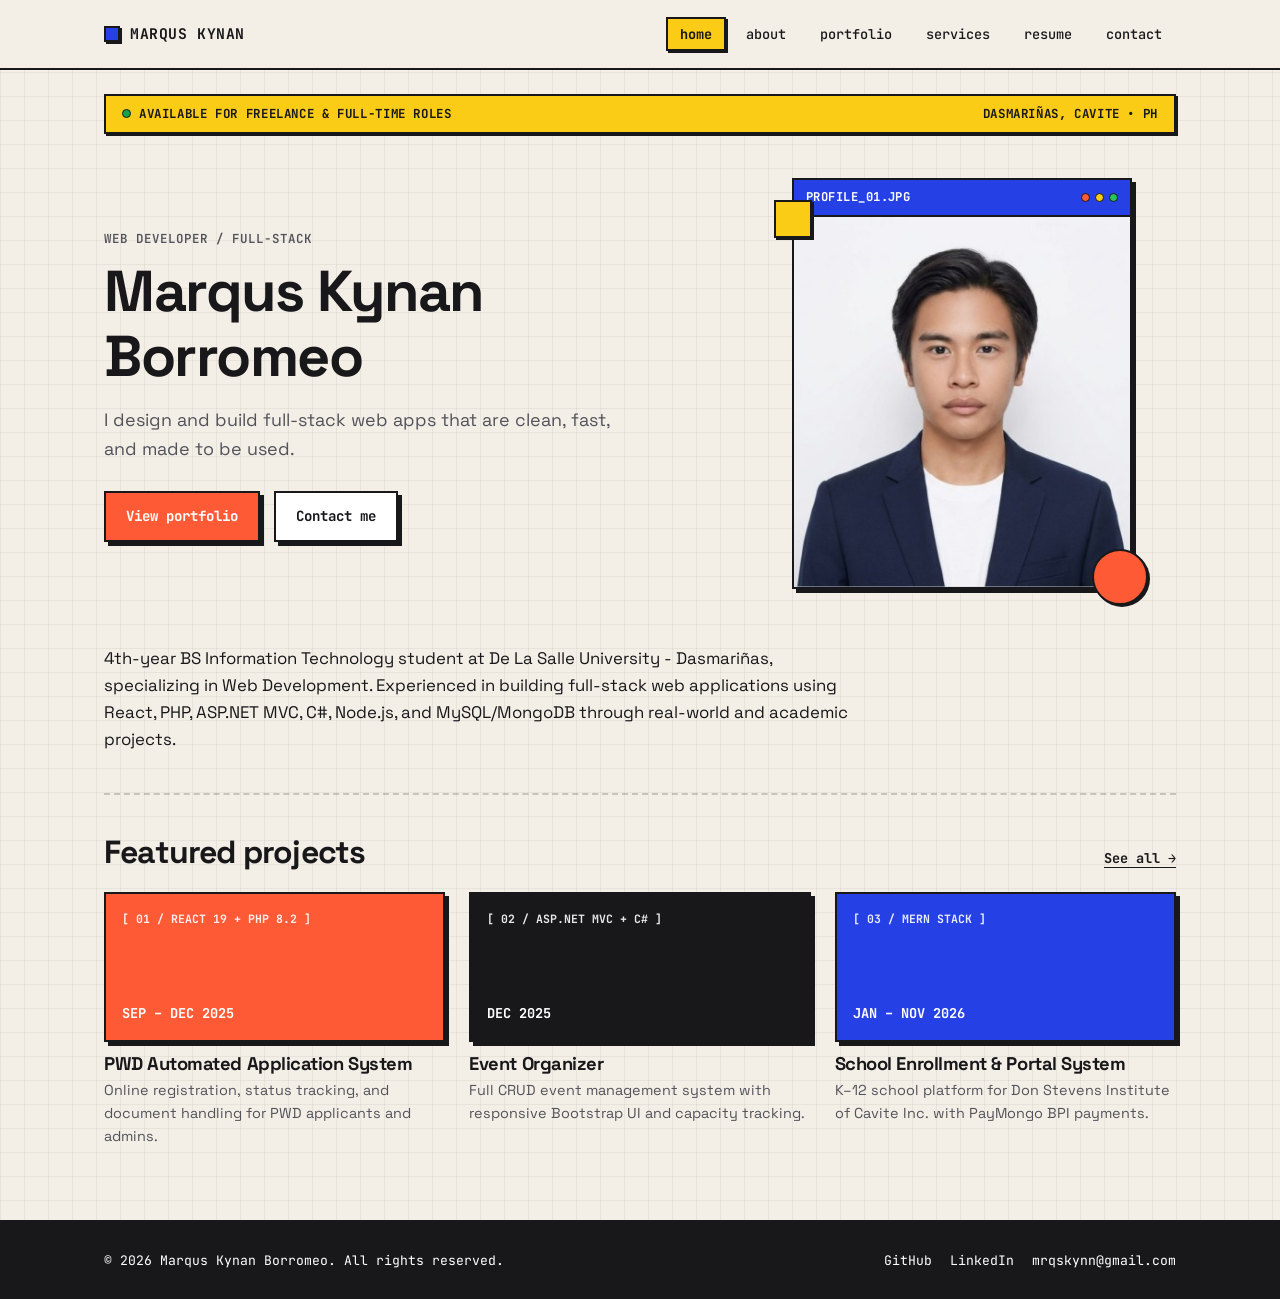
<file: index.html>
<!DOCTYPE html>
<html lang="en">
<head>
  <meta charset="UTF-8" />
  <meta name="viewport" content="width=device-width, initial-scale=1.0" />
  <title>Marqus Kynan Borromeo — Full-Stack Web Developer</title>
  <meta name="description" content="Portfolio of Marqus Kynan Borromeo, Full-Stack Web Developer and BSIT student at De La Salle University - Dasmariñas." />
  <link rel="preconnect" href="https://fonts.googleapis.com" />
  <link rel="preconnect" href="https://fonts.gstatic.com" crossorigin />
  <link href="https://fonts.googleapis.com/css2?family=JetBrains+Mono:wght@400;500;600;700&family=Space+Grotesk:wght@400;500;600;700&display=swap" rel="stylesheet" />
  <link rel="stylesheet" href="css/style.css" />
</head>
<body>
  <header class="navbar">
    <div class="container navbar-inner">
      <a href="index.html" class="brand">
        <span class="brand-mark" aria-hidden="true"></span>
        <span>MARQUS KYNAN</span>
      </a>
      <button class="nav-toggle" aria-expanded="false" aria-label="Toggle navigation">MENU</button>
      <ul class="nav-links">
        <li><a href="index.html" class="active">home</a></li>
        <li><a href="about.html">about</a></li>
        <li><a href="portfolio.html">portfolio</a></li>
        <li><a href="services.html">services</a></li>
        <li><a href="resume.html">resume</a></li>
        <li><a href="contact.html">contact</a></li>
      </ul>
    </div>
  </header>

  <main>
    <div class="container">
      <div class="status-bar">
        <span><span class="status-dot" aria-hidden="true"></span>AVAILABLE FOR FREELANCE &amp; FULL-TIME ROLES</span>
        <span>DASMARIÑAS, CAVITE • PH</span>
      </div>

      <section class="hero">
        <div>
          <span class="eyebrow">WEB DEVELOPER / FULL-STACK</span>
          <h1>Marqus Kynan<br />Borromeo</h1>
          <p class="hero-subtitle">
            I design and build full-stack web apps that are clean, fast, and made to be used.
          </p>
          <div class="hero-actions">
            <a href="portfolio.html" class="btn btn-accent">View portfolio</a>
            <a href="contact.html" class="btn btn-white">Contact me</a>
          </div>
        </div>

        <div class="portrait-wrapper">
          <div class="badge-square" aria-hidden="true"></div>
          <div class="window-card portrait-frame">
            <div class="window-titlebar blue">
              <span>profile_01.jpg</span>
              <div class="window-dots" aria-hidden="true">
                <span></span><span></span><span></span>
              </div>
            </div>
            <img src="assets/profile_1.jpg" alt="Portrait of Marqus Kynan Borromeo" />
          </div>
          <div class="badge-circle" aria-hidden="true"></div>
        </div>
      </section>

      <section class="bio-strip">
        <p>
          4th-year BS Information Technology student at De La Salle University - Dasmariñas, specializing in Web Development.
          Experienced in building full-stack web applications using React, PHP, ASP.NET MVC, C#, Node.js, and MySQL/MongoDB through real-world and academic projects.
        </p>
      </section>

      <section>
        <div class="section-head">
          <h2>Featured projects</h2>
          <a href="portfolio.html" class="section-link">See all &rarr;</a>
        </div>

        <div class="grid-3">
          <a href="portfolio.html" class="featured-card">
            <div class="featured-block coral">
              <span class="featured-block-tag">[ 01 / REACT 19 + PHP 8.2 ]</span>
              <span class="mono" style="font-size: 0.85rem; font-weight: 700;">SEP – DEC 2025</span>
            </div>
            <div class="featured-meta">
              <h3>PWD Automated Application System</h3>
              <p>Online registration, status tracking, and document handling for PWD applicants and admins.</p>
            </div>
          </a>

          <a href="portfolio.html" class="featured-card">
            <div class="featured-block dark">
              <span class="featured-block-tag">[ 02 / ASP.NET MVC + C# ]</span>
              <span class="mono" style="font-size: 0.85rem; font-weight: 700;">DEC 2025</span>
            </div>
            <div class="featured-meta">
              <h3>Event Organizer</h3>
              <p>Full CRUD event management system with responsive Bootstrap UI and capacity tracking.</p>
            </div>
          </a>

          <a href="portfolio.html" class="featured-card">
            <div class="featured-block blue">
              <span class="featured-block-tag">[ 03 / MERN STACK ]</span>
              <span class="mono" style="font-size: 0.85rem; font-weight: 700;">JAN – NOV 2026</span>
            </div>
            <div class="featured-meta">
              <h3>School Enrollment &amp; Portal System</h3>
              <p>K–12 school platform for Don Stevens Institute of Cavite Inc. with PayMongo BPI payments.</p>
            </div>
          </a>
        </div>
      </section>
    </div>
  </main>

  <footer class="footer">
    <div class="container footer-inner">
      <span>&copy; 2026 Marqus Kynan Borromeo. All rights reserved.</span>
      <div class="footer-links">
        <a href="https://github.com/mrqskynn" target="_blank" rel="noopener noreferrer">GitHub</a>
        <a href="https://www.linkedin.com/in/mrqskynn/" target="_blank" rel="noopener noreferrer">LinkedIn</a>
        <a href="mailto:mrqskynn@gmail.com">mrqskynn@gmail.com</a>
      </div>
    </div>
  </footer>

  <script src="js/data.js"></script>
  <script src="js/main.js"></script>
</body>
</html>
</file>
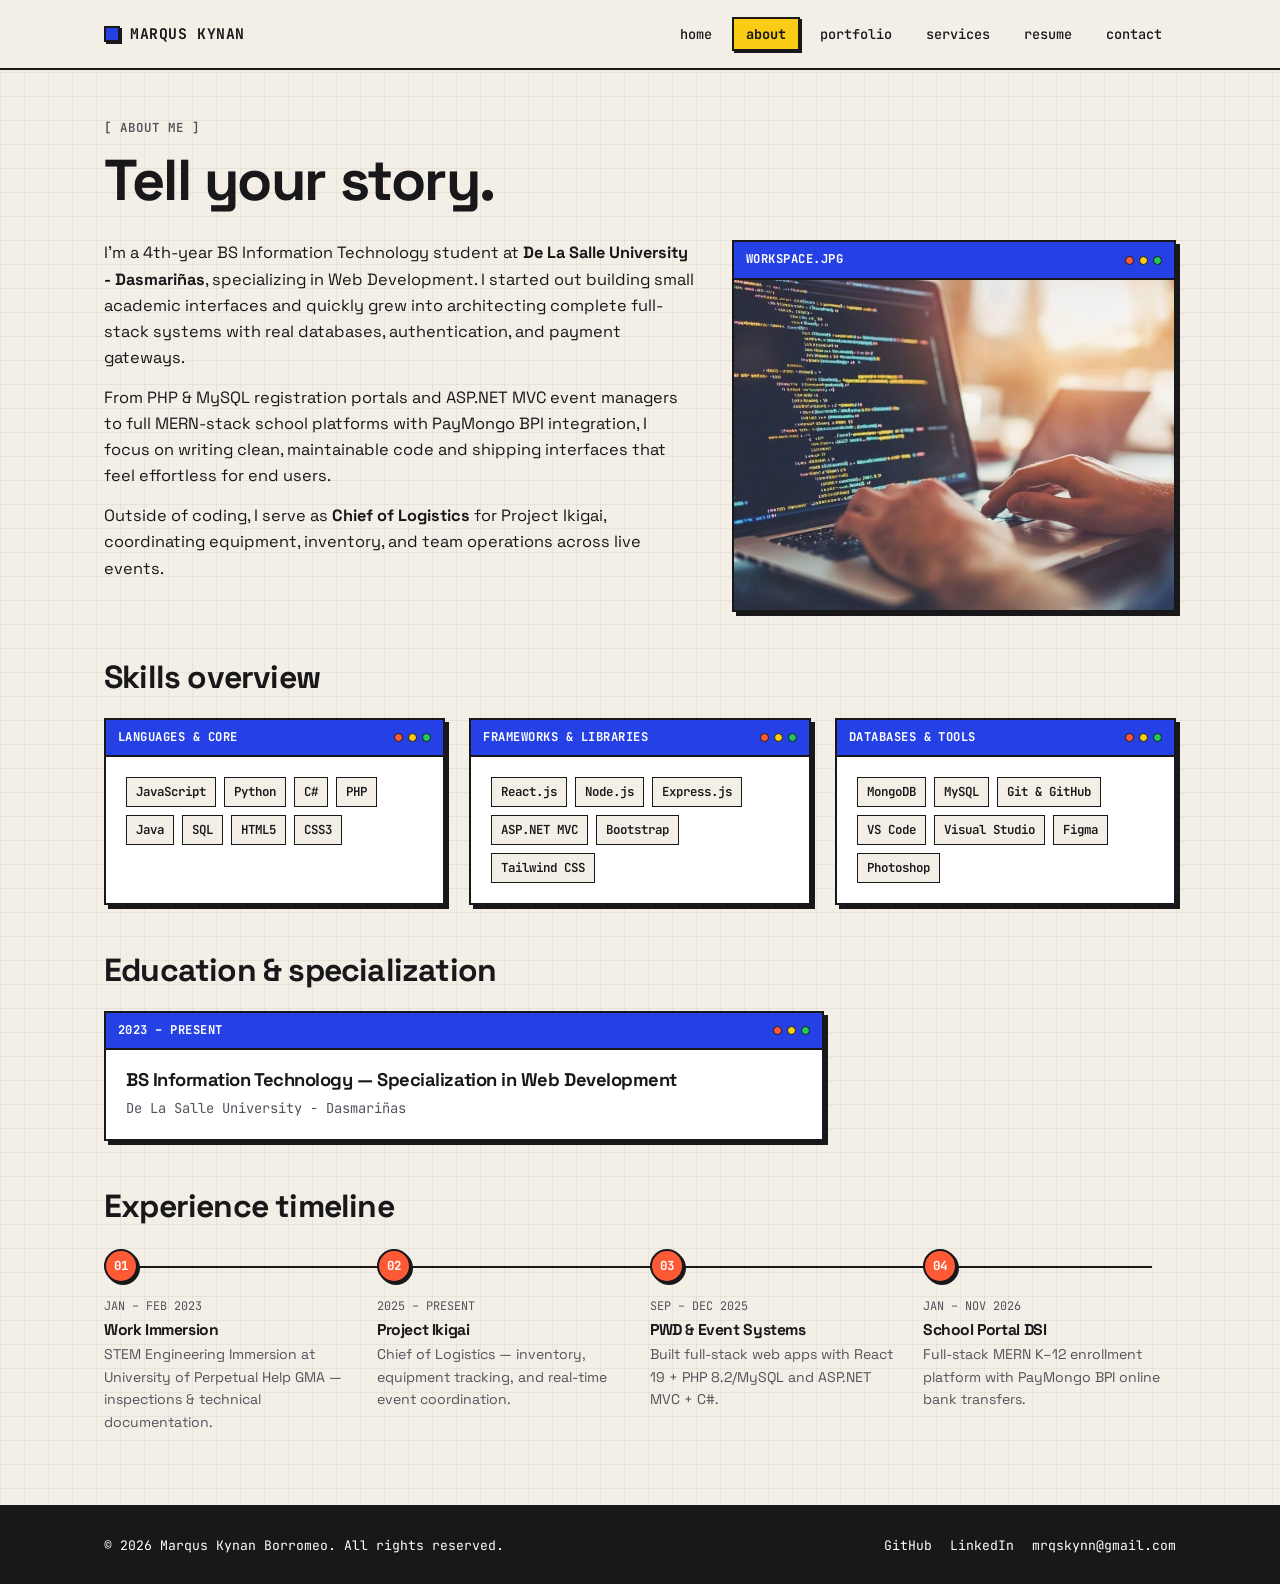
<file: about.html>
<!DOCTYPE html>
<html lang="en">
<head>
  <meta charset="UTF-8" />
  <meta name="viewport" content="width=device-width, initial-scale=1.0" />
  <title>About — Marqus Kynan Borromeo</title>
  <link rel="preconnect" href="https://fonts.googleapis.com" />
  <link rel="preconnect" href="https://fonts.gstatic.com" crossorigin />
  <link href="https://fonts.googleapis.com/css2?family=JetBrains+Mono:wght@400;500;600;700&family=Space+Grotesk:wght@400;500;600;700&display=swap" rel="stylesheet" />
  <link rel="stylesheet" href="css/style.css" />
</head>
<body>
  <header class="navbar">
    <div class="container navbar-inner">
      <a href="index.html" class="brand">
        <span class="brand-mark" aria-hidden="true"></span>
        <span>MARQUS KYNAN</span>
      </a>
      <button class="nav-toggle" aria-expanded="false" aria-label="Toggle navigation">MENU</button>
      <ul class="nav-links">
        <li><a href="index.html">home</a></li>
        <li><a href="about.html" class="active">about</a></li>
        <li><a href="portfolio.html">portfolio</a></li>
        <li><a href="services.html">services</a></li>
        <li><a href="resume.html">resume</a></li>
        <li><a href="contact.html">contact</a></li>
      </ul>
    </div>
  </header>

  <main>
    <div class="container">
      <div class="page-header">
        <span class="eyebrow">[ ABOUT ME ]</span>
        <h1>Tell your story.</h1>
      </div>

      <section class="about-hero">
        <div class="about-story">
          <p>
            I'm a 4th-year BS Information Technology student at <strong>De La Salle University - Dasmariñas</strong>, specializing in Web Development.
            I started out building small academic interfaces and quickly grew into architecting complete full-stack systems with real databases, authentication, and payment gateways.
          </p>
          <p>
            From PHP &amp; MySQL registration portals and ASP.NET MVC event managers to full MERN-stack school platforms with PayMongo BPI integration,
            I focus on writing clean, maintainable code and shipping interfaces that feel effortless for end users.
          </p>
          <p>
            Outside of coding, I serve as <strong>Chief of Logistics</strong> for Project Ikigai, coordinating equipment, inventory, and team operations across live events.
          </p>
        </div>

        <div class="window-card">
          <div class="window-titlebar blue">
            <span>workspace.jpg</span>
            <div class="window-dots" aria-hidden="true">
              <span></span><span></span><span></span>
            </div>
          </div>
          <img src="assets/about_workspace.jpg" alt="Developer coding on a laptop" style="width: 100%; aspect-ratio: 4/3; object-fit: cover; object-position: center;" />
        </div>
      </section>

      <section style="margin-bottom: 48px;">
        <div class="section-head">
          <h2>Skills overview</h2>
        </div>

        <div class="grid-3">
          <div class="window-card">
            <div class="window-titlebar blue">
              <span>Languages &amp; Core</span>
              <div class="window-dots" aria-hidden="true"><span></span><span></span><span></span></div>
            </div>
            <div class="window-body">
              <ul class="skill-list">
                <li class="skill-tag">JavaScript</li>
                <li class="skill-tag">Python</li>
                <li class="skill-tag">C#</li>
                <li class="skill-tag">PHP</li>
                <li class="skill-tag">Java</li>
                <li class="skill-tag">SQL</li>
                <li class="skill-tag">HTML5</li>
                <li class="skill-tag">CSS3</li>
              </ul>
            </div>
          </div>

          <div class="window-card">
            <div class="window-titlebar blue">
              <span>Frameworks &amp; Libraries</span>
              <div class="window-dots" aria-hidden="true"><span></span><span></span><span></span></div>
            </div>
            <div class="window-body">
              <ul class="skill-list">
                <li class="skill-tag">React.js</li>
                <li class="skill-tag">Node.js</li>
                <li class="skill-tag">Express.js</li>
                <li class="skill-tag">ASP.NET MVC</li>
                <li class="skill-tag">Bootstrap</li>
                <li class="skill-tag">Tailwind CSS</li>
              </ul>
            </div>
          </div>

          <div class="window-card">
            <div class="window-titlebar blue">
              <span>Databases &amp; Tools</span>
              <div class="window-dots" aria-hidden="true"><span></span><span></span><span></span></div>
            </div>
            <div class="window-body">
              <ul class="skill-list">
                <li class="skill-tag">MongoDB</li>
                <li class="skill-tag">MySQL</li>
                <li class="skill-tag">Git &amp; GitHub</li>
                <li class="skill-tag">VS Code</li>
                <li class="skill-tag">Visual Studio</li>
                <li class="skill-tag">Figma</li>
                <li class="skill-tag">Photoshop</li>
              </ul>
            </div>
          </div>
        </div>
      </section>

      <section style="margin-bottom: 48px;">
        <div class="section-head">
          <h2>Education &amp; specialization</h2>
        </div>

        <div class="window-card" style="max-width: 720px;">
          <div class="window-titlebar blue">
            <span>2023 – PRESENT</span>
            <div class="window-dots" aria-hidden="true"><span></span><span></span><span></span></div>
          </div>
          <div class="window-body">
            <h3>BS Information Technology — Specialization in Web Development</h3>
            <p class="mono" style="font-size: 0.86rem; color: var(--ink-muted); margin-top: 6px;">
              De La Salle University - Dasmariñas
            </p>
          </div>
        </div>
      </section>

      <section>
        <div class="section-head">
          <h2>Experience timeline</h2>
        </div>

        <div class="timeline">
          <div class="timeline-item">
            <div class="timeline-node">01</div>
            <span class="date">JAN – FEB 2023</span>
            <h4>Work Immersion</h4>
            <p>STEM Engineering Immersion at University of Perpetual Help GMA — inspections &amp; technical documentation.</p>
          </div>

          <div class="timeline-item">
            <div class="timeline-node">02</div>
            <span class="date">2025 – PRESENT</span>
            <h4>Project Ikigai</h4>
            <p>Chief of Logistics — inventory, equipment tracking, and real-time event coordination.</p>
          </div>

          <div class="timeline-item">
            <div class="timeline-node">03</div>
            <span class="date">SEP – DEC 2025</span>
            <h4>PWD &amp; Event Systems</h4>
            <p>Built full-stack web apps with React 19 + PHP 8.2/MySQL and ASP.NET MVC + C#.</p>
          </div>

          <div class="timeline-item">
            <div class="timeline-node">04</div>
            <span class="date">JAN – NOV 2026</span>
            <h4>School Portal DSI</h4>
            <p>Full-stack MERN K–12 enrollment platform with PayMongo BPI online bank transfers.</p>
          </div>
        </div>
      </section>
    </div>
  </main>

  <footer class="footer">
    <div class="container footer-inner">
      <span>&copy; 2026 Marqus Kynan Borromeo. All rights reserved.</span>
      <div class="footer-links">
        <a href="https://github.com/mrqskynn" target="_blank" rel="noopener noreferrer">GitHub</a>
        <a href="https://www.linkedin.com/in/mrqskynn/" target="_blank" rel="noopener noreferrer">LinkedIn</a>
        <a href="mailto:mrqskynn@gmail.com">mrqskynn@gmail.com</a>
      </div>
    </div>
  </footer>

  <script src="js/data.js"></script>
  <script src="js/main.js"></script>
</body>
</html>
</file>
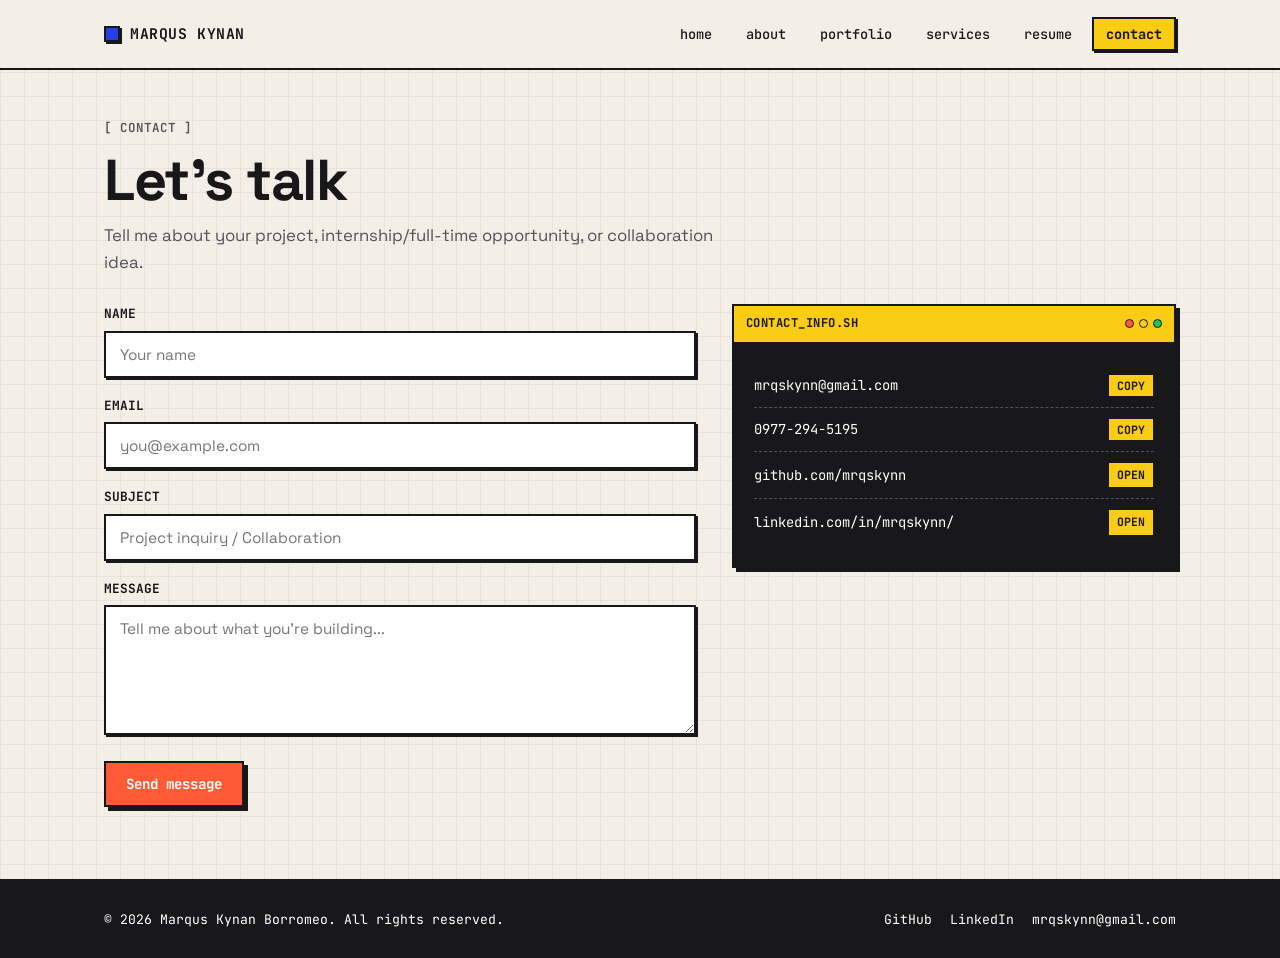
<file: contact.html>
<!DOCTYPE html>
<html lang="en">
<head>
  <meta charset="UTF-8" />
  <meta name="viewport" content="width=device-width, initial-scale=1.0" />
  <title>Contact — Marqus Kynan Borromeo</title>
  <link rel="preconnect" href="https://fonts.googleapis.com" />
  <link rel="preconnect" href="https://fonts.gstatic.com" crossorigin />
  <link href="https://fonts.googleapis.com/css2?family=JetBrains+Mono:wght@400;500;600;700&family=Space+Grotesk:wght@400;500;600;700&display=swap" rel="stylesheet" />
  <link rel="stylesheet" href="css/style.css" />
</head>
<body>
  <header class="navbar">
    <div class="container navbar-inner">
      <a href="index.html" class="brand">
        <span class="brand-mark" aria-hidden="true"></span>
        <span>MARQUS KYNAN</span>
      </a>
      <button class="nav-toggle" aria-expanded="false" aria-label="Toggle navigation">MENU</button>
      <ul class="nav-links">
        <li><a href="index.html">home</a></li>
        <li><a href="about.html">about</a></li>
        <li><a href="portfolio.html">portfolio</a></li>
        <li><a href="services.html">services</a></li>
        <li><a href="resume.html">resume</a></li>
        <li><a href="contact.html" class="active">contact</a></li>
      </ul>
    </div>
  </header>

  <main>
    <div class="container">
      <div class="page-header">
        <span class="eyebrow">[ CONTACT ]</span>
        <h1>Let's talk</h1>
        <p>Tell me about your project, internship/full-time opportunity, or collaboration idea.</p>
      </div>

      <div class="contact-layout">
        <form id="contact-form" data-endpoint="https://api.web3forms.com/submit" novalidate>
          <!-- Replace YOUR_WEB3FORMS_ACCESS_KEY with your Web3Forms key to enable direct API submission; otherwise mailto: fallback runs automatically -->
          <input type="hidden" name="access_key" value="YOUR_WEB3FORMS_ACCESS_KEY" />

          <div class="form-group">
            <label for="name">Name</label>
            <input class="form-control" type="text" id="name" name="name" placeholder="Your name" required />
          </div>

          <div class="form-group">
            <label for="email">Email</label>
            <input class="form-control" type="email" id="email" name="email" placeholder="you@example.com" required />
          </div>

          <div class="form-group">
            <label for="subject">Subject</label>
            <input class="form-control" type="text" id="subject" name="subject" placeholder="Project inquiry / Collaboration" />
          </div>

          <div class="form-group">
            <label for="message">Message</label>
            <textarea class="form-control" id="message" name="message" placeholder="Tell me about what you're building..." required></textarea>
          </div>

          <button type="submit" class="btn btn-coral">Send message</button>
          <div id="form-status" class="form-status" role="status" aria-live="polite"></div>
        </form>

        <div>
          <div class="window-card dark-body">
            <div class="window-titlebar yellow">
              <span>contact_info.sh</span>
              <div class="window-dots" aria-hidden="true"><span></span><span></span><span></span></div>
            </div>
            <div class="window-body">
              <div class="contact-item">
                <span>mrqskynn@gmail.com</span>
                <button type="button" class="copy-btn" data-copy="mrqskynn@gmail.com">COPY</button>
              </div>
              <div class="contact-item">
                <span>0977-294-5195</span>
                <button type="button" class="copy-btn" data-copy="0977-294-5195">COPY</button>
              </div>
              <div class="contact-item">
                <span>github.com/mrqskynn</span>
                <a href="https://github.com/mrqskynn" target="_blank" rel="noopener noreferrer" class="copy-btn">OPEN</a>
              </div>
              <div class="contact-item">
                <span>linkedin.com/in/mrqskynn/</span>
                <a href="https://www.linkedin.com/in/mrqskynn/" target="_blank" rel="noopener noreferrer" class="copy-btn">OPEN</a>
              </div>
            </div>
          </div>
        </div>
      </div>
    </div>
  </main>

  <footer class="footer">
    <div class="container footer-inner">
      <span>&copy; 2026 Marqus Kynan Borromeo. All rights reserved.</span>
      <div class="footer-links">
        <a href="https://github.com/mrqskynn" target="_blank" rel="noopener noreferrer">GitHub</a>
        <a href="https://www.linkedin.com/in/mrqskynn/" target="_blank" rel="noopener noreferrer">LinkedIn</a>
        <a href="mailto:mrqskynn@gmail.com">mrqskynn@gmail.com</a>
      </div>
    </div>
  </footer>

  <script src="js/data.js"></script>
  <script src="js/main.js"></script>
</body>
</html>
</file>
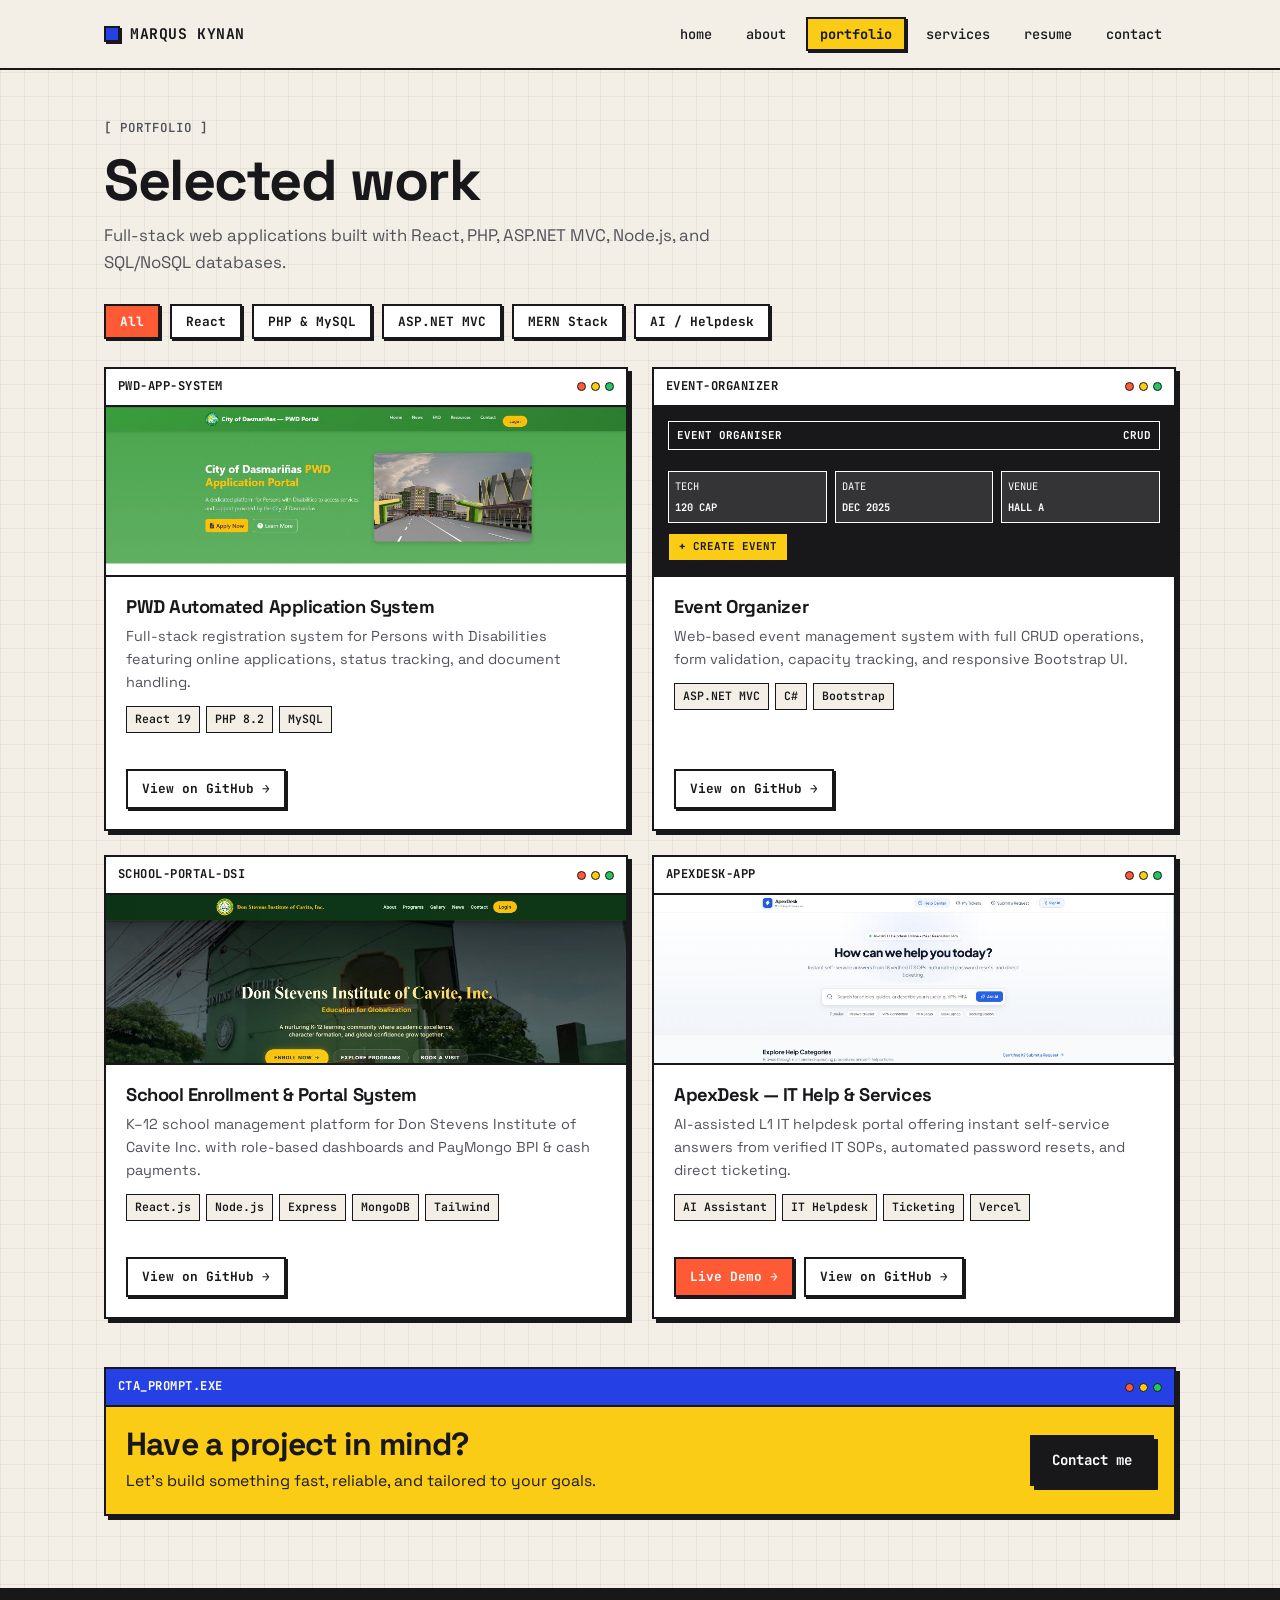
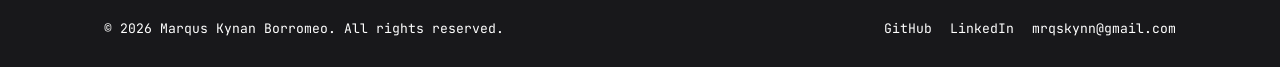
<file: portfolio.html>
<!DOCTYPE html>
<html lang="en">
<head>
  <meta charset="UTF-8" />
  <meta name="viewport" content="width=device-width, initial-scale=1.0" />
  <title>Portfolio — Marqus Kynan Borromeo</title>
  <link rel="preconnect" href="https://fonts.googleapis.com" />
  <link rel="preconnect" href="https://fonts.gstatic.com" crossorigin />
  <link href="https://fonts.googleapis.com/css2?family=JetBrains+Mono:wght@400;500;600;700&family=Space+Grotesk:wght@400;500;600;700&display=swap" rel="stylesheet" />
  <link rel="stylesheet" href="css/style.css" />
</head>
<body>
  <header class="navbar">
    <div class="container navbar-inner">
      <a href="index.html" class="brand">
        <span class="brand-mark" aria-hidden="true"></span>
        <span>MARQUS KYNAN</span>
      </a>
      <button class="nav-toggle" aria-expanded="false" aria-label="Toggle navigation">MENU</button>
      <ul class="nav-links">
        <li><a href="index.html">home</a></li>
        <li><a href="about.html">about</a></li>
        <li><a href="portfolio.html" class="active">portfolio</a></li>
        <li><a href="services.html">services</a></li>
        <li><a href="resume.html">resume</a></li>
        <li><a href="contact.html">contact</a></li>
      </ul>
    </div>
  </header>

  <main>
    <div class="container">
      <div class="page-header">
        <span class="eyebrow">[ PORTFOLIO ]</span>
        <h1>Selected work</h1>
        <p>Full-stack web applications built with React, PHP, ASP.NET MVC, Node.js, and SQL/NoSQL databases.</p>
      </div>

      <div class="filter-bar" role="group" aria-label="Filter projects by stack">
        <button class="filter-pill active" data-filter="all">All</button>
        <button class="filter-pill" data-filter="react">React</button>
        <button class="filter-pill" data-filter="php">PHP &amp; MySQL</button>
        <button class="filter-pill" data-filter="aspnet">ASP.NET MVC</button>
        <button class="filter-pill" data-filter="mern">MERN Stack</button>
        <button class="filter-pill" data-filter="ai">AI / Helpdesk</button>
      </div>

      <div class="grid-2">
        <!-- Project 1 -->
        <article class="window-card project-card" data-tags="react,php">
          <div>
            <div class="window-titlebar">
              <span>pwd-app-system</span>
              <div class="window-dots" aria-hidden="true"><span></span><span></span><span></span></div>
            </div>
            <img src="assets/pwd_portal.jpg" alt="City of Dasmariñas PWD Application Portal screenshot" class="project-screenshot" />
            <div class="window-body">
              <h3>PWD Automated Application System</h3>
              <p style="font-size: 0.9rem; color: var(--ink-muted); margin-top: 8px;">
                Full-stack registration system for Persons with Disabilities featuring online applications, status tracking, and document handling.
              </p>
              <div class="tech-tags">
                <span class="tech-tag">React 19</span>
                <span class="tech-tag">PHP 8.2</span>
                <span class="tech-tag">MySQL</span>
              </div>
            </div>
          </div>
          <div style="padding: 0 20px 20px;">
            <a href="https://github.com/Keonbe/PWD-Automated-Application-System" target="_blank" rel="noopener noreferrer" class="btn btn-white btn-sm">
              View on GitHub &rarr;
            </a>
          </div>
        </article>

        <!-- Project 2 -->
        <article class="window-card project-card" data-tags="aspnet">
          <div>
            <div class="window-titlebar">
              <span>event-organizer</span>
              <div class="window-dots" aria-hidden="true"><span></span><span></span><span></span></div>
            </div>
            <div class="ui-preview events">
              <div class="ui-mock-bar">
                <span>EVENT ORGANISER</span>
                <span>CRUD</span>
              </div>
              <div class="ui-mock-grid">
                <div class="ui-mock-box"><span>TECH</span><strong>120 CAP</strong></div>
                <div class="ui-mock-box"><span>DATE</span><strong>DEC 2025</strong></div>
                <div class="ui-mock-box"><span>VENUE</span><strong>HALL A</strong></div>
              </div>
              <span class="ui-mock-cta">+ CREATE EVENT</span>
            </div>
            <div class="window-body">
              <h3>Event Organizer</h3>
              <p style="font-size: 0.9rem; color: var(--ink-muted); margin-top: 8px;">
                Web-based event management system with full CRUD operations, form validation, capacity tracking, and responsive Bootstrap UI.
              </p>
              <div class="tech-tags">
                <span class="tech-tag">ASP.NET MVC</span>
                <span class="tech-tag">C#</span>
                <span class="tech-tag">Bootstrap</span>
              </div>
            </div>
          </div>
          <div style="padding: 0 20px 20px;">
            <a href="https://github.com/mrqskynn/EventOrganiser" target="_blank" rel="noopener noreferrer" class="btn btn-white btn-sm">
              View on GitHub &rarr;
            </a>
          </div>
        </article>

        <!-- Project 3 -->
        <article class="window-card project-card" data-tags="react,mern">
          <div>
            <div class="window-titlebar">
              <span>school-portal-dsi</span>
              <div class="window-dots" aria-hidden="true"><span></span><span></span><span></span></div>
            </div>
            <img src="assets/school_portal.jpg" alt="Don Stevens Institute of Cavite Inc. School Portal screenshot" class="project-screenshot" />
            <div class="window-body">
              <h3>School Enrollment &amp; Portal System</h3>
              <p style="font-size: 0.9rem; color: var(--ink-muted); margin-top: 8px;">
                K–12 school management platform for Don Stevens Institute of Cavite Inc. with role-based dashboards and PayMongo BPI &amp; cash payments.
              </p>
              <div class="tech-tags">
                <span class="tech-tag">React.js</span>
                <span class="tech-tag">Node.js</span>
                <span class="tech-tag">Express</span>
                <span class="tech-tag">MongoDB</span>
                <span class="tech-tag">Tailwind</span>
              </div>
            </div>
          </div>
          <div style="padding: 0 20px 20px;">
            <a href="https://github.com/mrqskynn/SchoolPortalDSI" target="_blank" rel="noopener noreferrer" class="btn btn-white btn-sm">
              View on GitHub &rarr;
            </a>
          </div>
        </article>

        <!-- Project 4 -->
        <article class="window-card project-card" data-tags="react,ai">
          <div>
            <div class="window-titlebar">
              <span>apexdesk-app</span>
              <div class="window-dots" aria-hidden="true"><span></span><span></span><span></span></div>
            </div>
            <img src="assets/apexdesk.jpg" alt="ApexDesk IT Help & Services screenshot" class="project-screenshot" />
            <div class="window-body">
              <h3>ApexDesk — IT Help &amp; Services</h3>
              <p style="font-size: 0.9rem; color: var(--ink-muted); margin-top: 8px;">
                AI-assisted L1 IT helpdesk portal offering instant self-service answers from verified IT SOPs, automated password resets, and direct ticketing.
              </p>
              <div class="tech-tags">
                <span class="tech-tag">AI Assistant</span>
                <span class="tech-tag">IT Helpdesk</span>
                <span class="tech-tag">Ticketing</span>
                <span class="tech-tag">Vercel</span>
              </div>
            </div>
          </div>
          <div style="padding: 0 20px 20px; display: flex; gap: 10px; flex-wrap: wrap;">
            <a href="https://apexdesk-app.vercel.app/" target="_blank" rel="noopener noreferrer" class="btn btn-coral btn-sm">
              Live Demo &rarr;
            </a>
            <a href="https://github.com/mrqskynn/ApexDesk" target="_blank" rel="noopener noreferrer" class="btn btn-white btn-sm">
              View on GitHub &rarr;
            </a>
          </div>
        </article>
      </div>

      <section class="cta-banner">
        <div class="window-card yellow-body">
          <div class="window-titlebar blue">
            <span>cta_prompt.exe</span>
            <div class="window-dots" aria-hidden="true"><span></span><span></span><span></span></div>
          </div>
          <div class="window-body cta-banner-inner">
            <div>
              <h2>Have a project in mind?</h2>
              <p style="margin-top: 6px; font-size: 0.98rem;">Let's build something fast, reliable, and tailored to your goals.</p>
            </div>
            <a href="contact.html" class="btn btn-dark">Contact me</a>
          </div>
        </div>
      </section>
    </div>
  </main>

  <footer class="footer">
    <div class="container footer-inner">
      <span>&copy; 2026 Marqus Kynan Borromeo. All rights reserved.</span>
      <div class="footer-links">
        <a href="https://github.com/mrqskynn" target="_blank" rel="noopener noreferrer">GitHub</a>
        <a href="https://www.linkedin.com/in/mrqskynn/" target="_blank" rel="noopener noreferrer">LinkedIn</a>
        <a href="mailto:mrqskynn@gmail.com">mrqskynn@gmail.com</a>
      </div>
    </div>
  </footer>

  <script src="js/data.js"></script>
  <script src="js/main.js"></script>
</body>
</html>
</file>
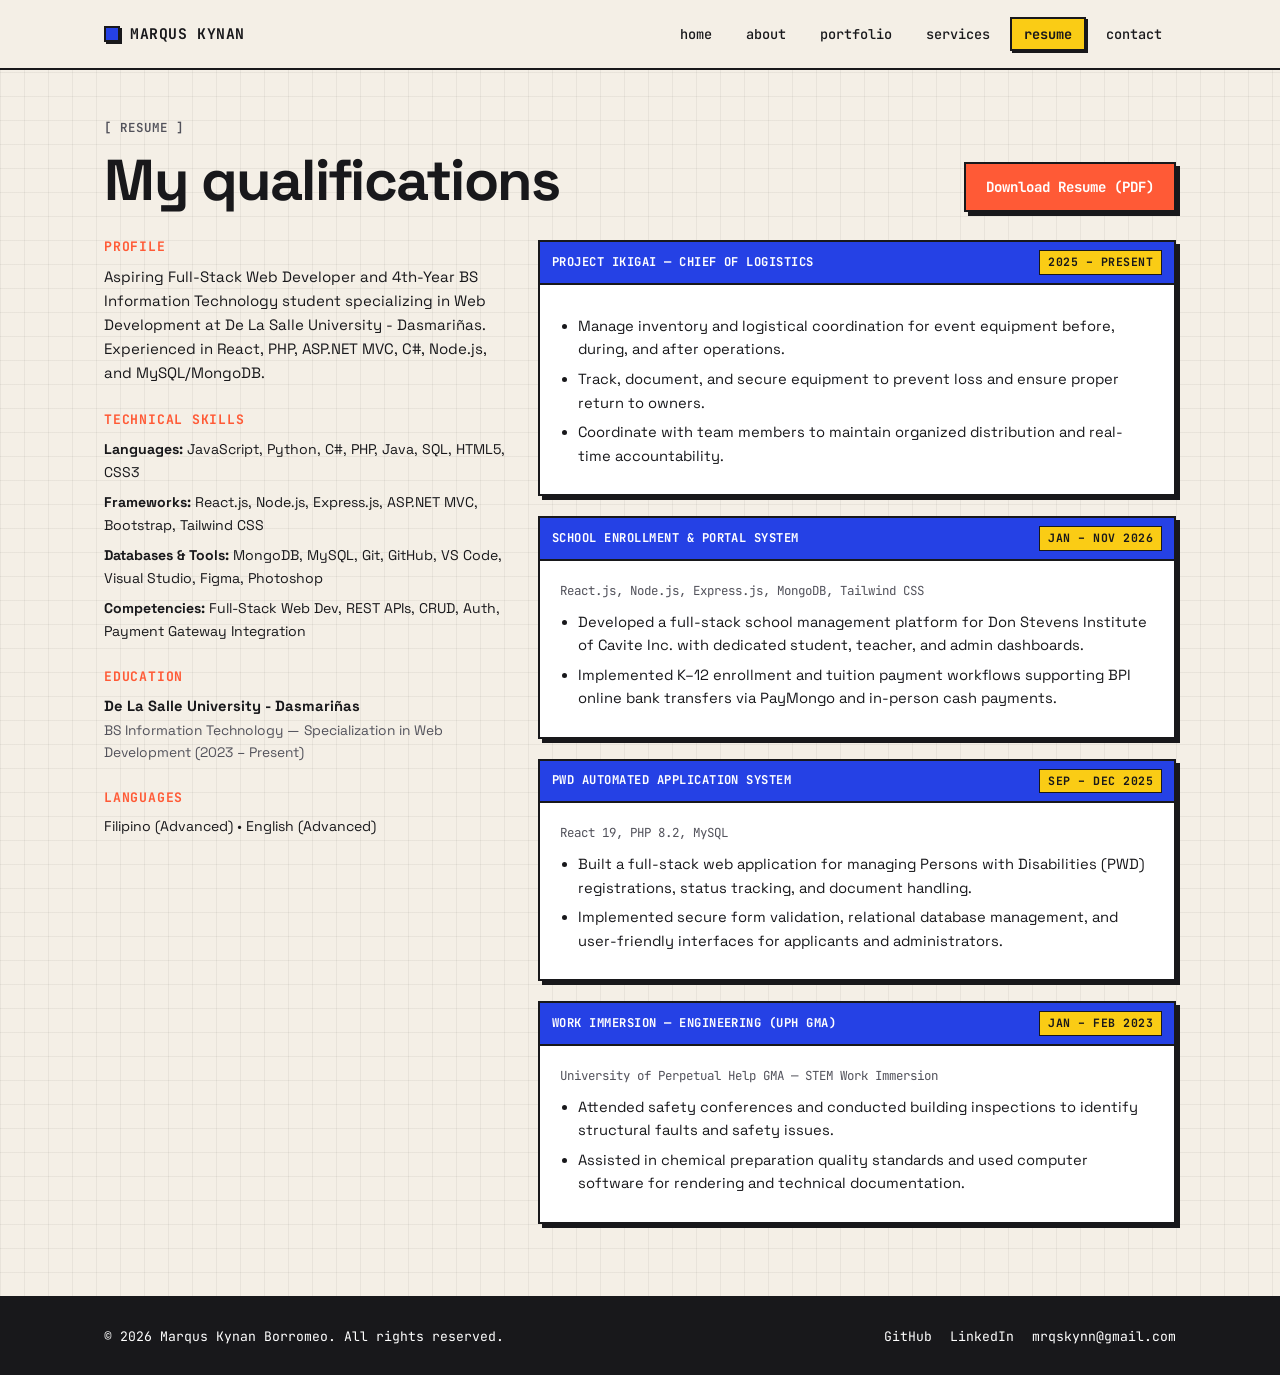
<file: resume.html>
<!DOCTYPE html>
<html lang="en">
<head>
  <meta charset="UTF-8" />
  <meta name="viewport" content="width=device-width, initial-scale=1.0" />
  <title>Resume — Marqus Kynan Borromeo</title>
  <link rel="preconnect" href="https://fonts.googleapis.com" />
  <link rel="preconnect" href="https://fonts.gstatic.com" crossorigin />
  <link href="https://fonts.googleapis.com/css2?family=JetBrains+Mono:wght@400;500;600;700&family=Space+Grotesk:wght@400;500;600;700&display=swap" rel="stylesheet" />
  <link rel="stylesheet" href="css/style.css" />
</head>
<body>
  <header class="navbar">
    <div class="container navbar-inner">
      <a href="index.html" class="brand">
        <span class="brand-mark" aria-hidden="true"></span>
        <span>MARQUS KYNAN</span>
      </a>
      <button class="nav-toggle" aria-expanded="false" aria-label="Toggle navigation">MENU</button>
      <ul class="nav-links">
        <li><a href="index.html">home</a></li>
        <li><a href="about.html">about</a></li>
        <li><a href="portfolio.html">portfolio</a></li>
        <li><a href="services.html">services</a></li>
        <li><a href="resume.html" class="active">resume</a></li>
        <li><a href="contact.html">contact</a></li>
      </ul>
    </div>
  </header>

  <main>
    <div class="container">
      <div class="page-header resume-header">
        <div>
          <span class="eyebrow">[ RESUME ]</span>
          <h1>My qualifications</h1>
        </div>
        <a href="MarqusKynanBorromeo_CV.pdf" download class="btn btn-coral">
          Download Resume (PDF)
        </a>
      </div>

      <div class="resume-layout">
        <aside>
          <div class="resume-side-block">
            <h3>Profile</h3>
            <p style="font-size: 0.94rem;">
              Aspiring Full-Stack Web Developer and 4th-Year BS Information Technology student specializing in Web Development at De La Salle University - Dasmariñas.
              Experienced in React, PHP, ASP.NET MVC, C#, Node.js, and MySQL/MongoDB.
            </p>
          </div>

          <div class="resume-side-block">
            <h3>Technical Skills</h3>
            <p style="font-size: 0.88rem; margin-bottom: 8px;"><strong>Languages:</strong> JavaScript, Python, C#, PHP, Java, SQL, HTML5, CSS3</p>
            <p style="font-size: 0.88rem; margin-bottom: 8px;"><strong>Frameworks:</strong> React.js, Node.js, Express.js, ASP.NET MVC, Bootstrap, Tailwind CSS</p>
            <p style="font-size: 0.88rem; margin-bottom: 8px;"><strong>Databases &amp; Tools:</strong> MongoDB, MySQL, Git, GitHub, VS Code, Visual Studio, Figma, Photoshop</p>
            <p style="font-size: 0.88rem;"><strong>Competencies:</strong> Full-Stack Web Dev, REST APIs, CRUD, Auth, Payment Gateway Integration</p>
          </div>

          <div class="resume-side-block">
            <h3>Education</h3>
            <p style="font-size: 0.92rem; font-weight: 700;">De La Salle University - Dasmariñas</p>
            <p style="font-size: 0.86rem; color: var(--ink-muted);">BS Information Technology — Specialization in Web Development (2023 – Present)</p>
          </div>

          <div class="resume-side-block">
            <h3>Languages</h3>
            <p style="font-size: 0.88rem;">Filipino (Advanced) &bull; English (Advanced)</p>
          </div>
        </aside>

        <section class="resume-cards">
          <div class="window-card">
            <div class="window-titlebar blue">
              <span>Project Ikigai — Chief of Logistics</span>
              <span class="date-pill">2025 – PRESENT</span>
            </div>
            <div class="window-body">
              <ul class="bullet-list">
                <li>Manage inventory and logistical coordination for event equipment before, during, and after operations.</li>
                <li>Track, document, and secure equipment to prevent loss and ensure proper return to owners.</li>
                <li>Coordinate with team members to maintain organized distribution and real-time accountability.</li>
              </ul>
            </div>
          </div>

          <div class="window-card">
            <div class="window-titlebar blue">
              <span>School Enrollment &amp; Portal System</span>
              <span class="date-pill">JAN – NOV 2026</span>
            </div>
            <div class="window-body">
              <p class="mono" style="font-size: 0.78rem; color: var(--ink-muted);">React.js, Node.js, Express.js, MongoDB, Tailwind CSS</p>
              <ul class="bullet-list">
                <li>Developed a full-stack school management platform for Don Stevens Institute of Cavite Inc. with dedicated student, teacher, and admin dashboards.</li>
                <li>Implemented K–12 enrollment and tuition payment workflows supporting BPI online bank transfers via PayMongo and in-person cash payments.</li>
              </ul>
            </div>
          </div>

          <div class="window-card">
            <div class="window-titlebar blue">
              <span>PWD Automated Application System</span>
              <span class="date-pill">SEP – DEC 2025</span>
            </div>
            <div class="window-body">
              <p class="mono" style="font-size: 0.78rem; color: var(--ink-muted);">React 19, PHP 8.2, MySQL</p>
              <ul class="bullet-list">
                <li>Built a full-stack web application for managing Persons with Disabilities (PWD) registrations, status tracking, and document handling.</li>
                <li>Implemented secure form validation, relational database management, and user-friendly interfaces for applicants and administrators.</li>
              </ul>
            </div>
          </div>

          <div class="window-card">
            <div class="window-titlebar blue">
              <span>Work Immersion — Engineering (UPH GMA)</span>
              <span class="date-pill">JAN – FEB 2023</span>
            </div>
            <div class="window-body">
              <p class="mono" style="font-size: 0.78rem; color: var(--ink-muted);">University of Perpetual Help GMA — STEM Work Immersion</p>
              <ul class="bullet-list">
                <li>Attended safety conferences and conducted building inspections to identify structural faults and safety issues.</li>
                <li>Assisted in chemical preparation quality standards and used computer software for rendering and technical documentation.</li>
              </ul>
            </div>
          </div>
        </section>
      </div>
    </div>
  </main>

  <footer class="footer">
    <div class="container footer-inner">
      <span>&copy; 2026 Marqus Kynan Borromeo. All rights reserved.</span>
      <div class="footer-links">
        <a href="https://github.com/mrqskynn" target="_blank" rel="noopener noreferrer">GitHub</a>
        <a href="https://www.linkedin.com/in/mrqskynn/" target="_blank" rel="noopener noreferrer">LinkedIn</a>
        <a href="mailto:mrqskynn@gmail.com">mrqskynn@gmail.com</a>
      </div>
    </div>
  </footer>

  <script src="js/data.js"></script>
  <script src="js/main.js"></script>
</body>
</html>
</file>
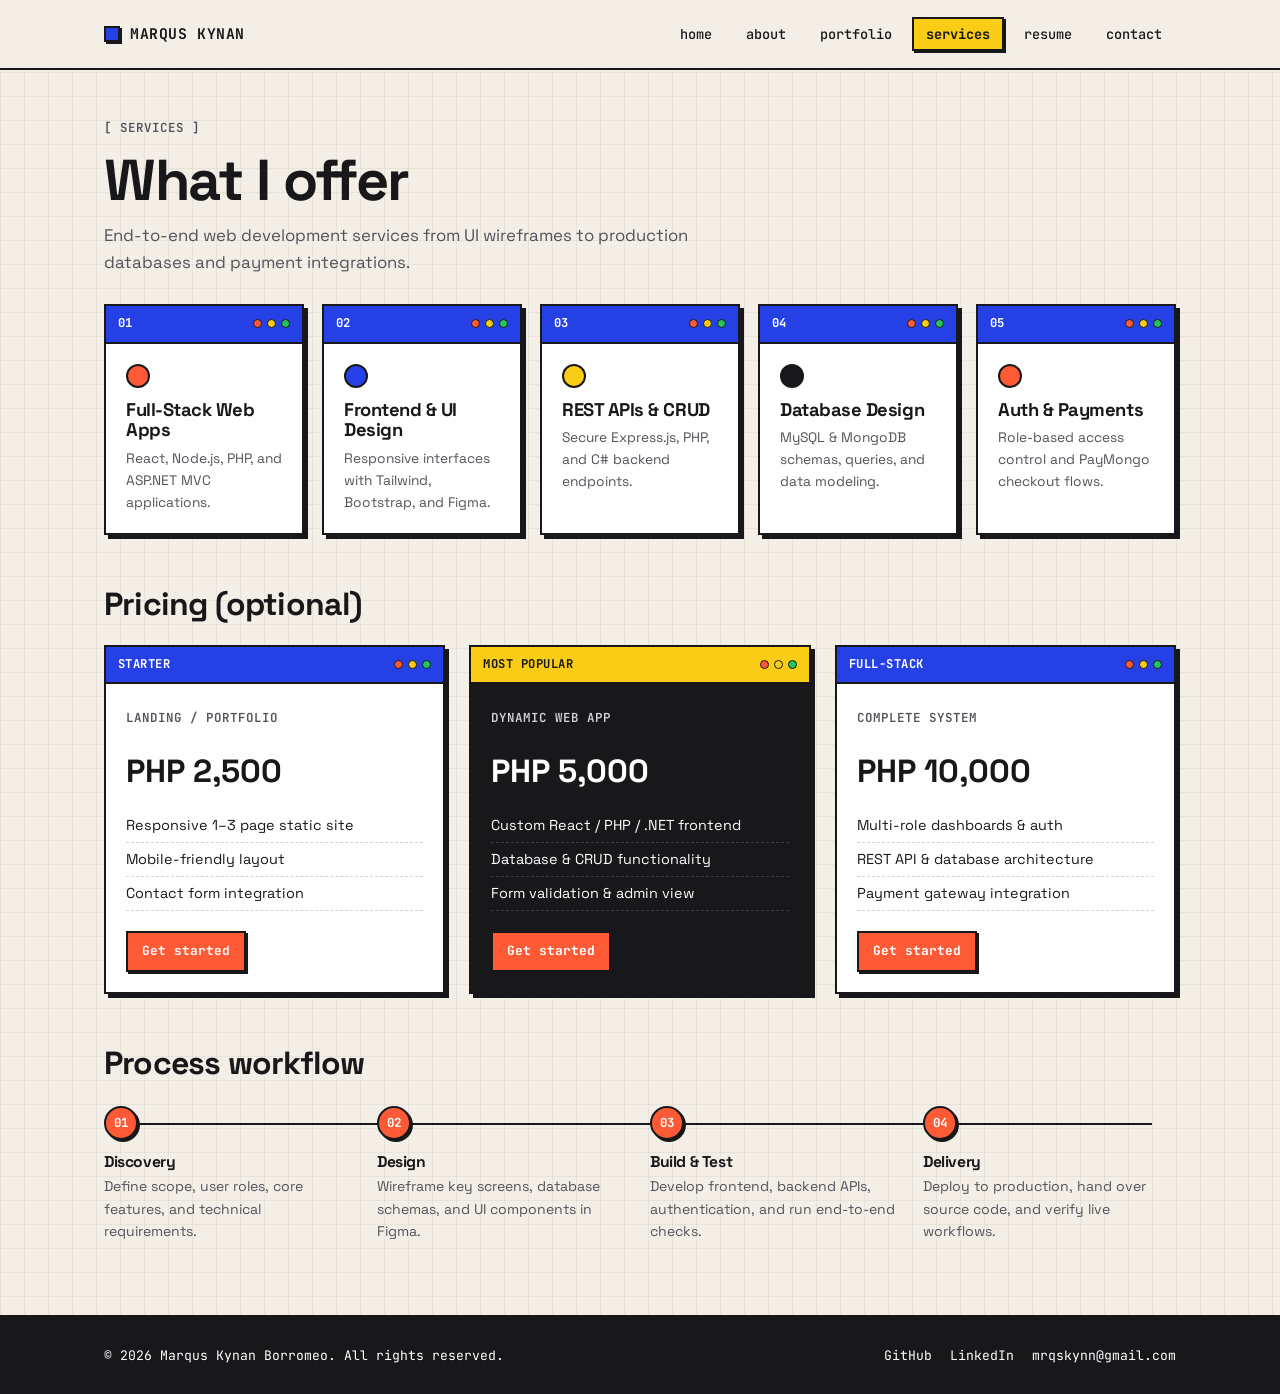
<file: services.html>
<!DOCTYPE html>
<html lang="en">
<head>
  <meta charset="UTF-8" />
  <meta name="viewport" content="width=device-width, initial-scale=1.0" />
  <title>Services — Marqus Kynan Borromeo</title>
  <link rel="preconnect" href="https://fonts.googleapis.com" />
  <link rel="preconnect" href="https://fonts.gstatic.com" crossorigin />
  <link href="https://fonts.googleapis.com/css2?family=JetBrains+Mono:wght@400;500;600;700&family=Space+Grotesk:wght@400;500;600;700&display=swap" rel="stylesheet" />
  <link rel="stylesheet" href="css/style.css" />
</head>
<body>
  <header class="navbar">
    <div class="container navbar-inner">
      <a href="index.html" class="brand">
        <span class="brand-mark" aria-hidden="true"></span>
        <span>MARQUS KYNAN</span>
      </a>
      <button class="nav-toggle" aria-expanded="false" aria-label="Toggle navigation">MENU</button>
      <ul class="nav-links">
        <li><a href="index.html">home</a></li>
        <li><a href="about.html">about</a></li>
        <li><a href="portfolio.html">portfolio</a></li>
        <li><a href="services.html" class="active">services</a></li>
        <li><a href="resume.html">resume</a></li>
        <li><a href="contact.html">contact</a></li>
      </ul>
    </div>
  </header>

  <main>
    <div class="container">
      <div class="page-header">
        <span class="eyebrow">[ SERVICES ]</span>
        <h1>What I offer</h1>
        <p>End-to-end web development services from UI wireframes to production databases and payment integrations.</p>
      </div>

      <section style="margin-bottom: 52px;">
        <div class="grid-5">
          <div class="window-card">
            <div class="window-titlebar blue">
              <span>01</span>
              <div class="window-dots" aria-hidden="true"><span></span><span></span><span></span></div>
            </div>
            <div class="window-body">
              <div class="service-dot coral" aria-hidden="true"></div>
              <h3>Full-Stack Web Apps</h3>
              <p style="font-size: 0.86rem; color: var(--ink-muted); margin-top: 6px;">React, Node.js, PHP, and ASP.NET MVC applications.</p>
            </div>
          </div>

          <div class="window-card">
            <div class="window-titlebar blue">
              <span>02</span>
              <div class="window-dots" aria-hidden="true"><span></span><span></span><span></span></div>
            </div>
            <div class="window-body">
              <div class="service-dot blue" aria-hidden="true"></div>
              <h3>Frontend &amp; UI Design</h3>
              <p style="font-size: 0.86rem; color: var(--ink-muted); margin-top: 6px;">Responsive interfaces with Tailwind, Bootstrap, and Figma.</p>
            </div>
          </div>

          <div class="window-card">
            <div class="window-titlebar blue">
              <span>03</span>
              <div class="window-dots" aria-hidden="true"><span></span><span></span><span></span></div>
            </div>
            <div class="window-body">
              <div class="service-dot yellow" aria-hidden="true"></div>
              <h3>REST APIs &amp; CRUD</h3>
              <p style="font-size: 0.86rem; color: var(--ink-muted); margin-top: 6px;">Secure Express.js, PHP, and C# backend endpoints.</p>
            </div>
          </div>

          <div class="window-card">
            <div class="window-titlebar blue">
              <span>04</span>
              <div class="window-dots" aria-hidden="true"><span></span><span></span><span></span></div>
            </div>
            <div class="window-body">
              <div class="service-dot dark" aria-hidden="true"></div>
              <h3>Database Design</h3>
              <p style="font-size: 0.86rem; color: var(--ink-muted); margin-top: 6px;">MySQL &amp; MongoDB schemas, queries, and data modeling.</p>
            </div>
          </div>

          <div class="window-card">
            <div class="window-titlebar blue">
              <span>05</span>
              <div class="window-dots" aria-hidden="true"><span></span><span></span><span></span></div>
            </div>
            <div class="window-body">
              <div class="service-dot coral" aria-hidden="true"></div>
              <h3>Auth &amp; Payments</h3>
              <p style="font-size: 0.86rem; color: var(--ink-muted); margin-top: 6px;">Role-based access control and PayMongo checkout flows.</p>
            </div>
          </div>
        </div>
      </section>

      <section style="margin-bottom: 52px;">
        <div class="section-head">
          <h2>Pricing (optional)</h2>
        </div>

        <div class="grid-3">
          <div class="window-card">
            <div class="window-titlebar blue">
              <span>STARTER</span>
              <div class="window-dots" aria-hidden="true"><span></span><span></span><span></span></div>
            </div>
            <div class="window-body">
              <span class="eyebrow">LANDING / PORTFOLIO</span>
              <div class="pricing-amount">PHP 2,500</div>
              <ul class="pricing-list">
                <li>Responsive 1–3 page static site</li>
                <li>Mobile-friendly layout</li>
                <li>Contact form integration</li>
              </ul>
              <a href="contact.html" class="btn btn-accent btn-sm">Get started</a>
            </div>
          </div>

          <div class="window-card dark-body">
            <div class="window-titlebar yellow">
              <span>MOST POPULAR</span>
              <div class="window-dots" aria-hidden="true"><span></span><span></span><span></span></div>
            </div>
            <div class="window-body">
              <span class="eyebrow" style="color: #d4d4d8;">DYNAMIC WEB APP</span>
              <div class="pricing-amount">PHP 5,000</div>
              <ul class="pricing-list">
                <li>Custom React / PHP / .NET frontend</li>
                <li>Database &amp; CRUD functionality</li>
                <li>Form validation &amp; admin view</li>
              </ul>
              <a href="contact.html" class="btn btn-coral btn-sm">Get started</a>
            </div>
          </div>

          <div class="window-card">
            <div class="window-titlebar blue">
              <span>FULL-STACK</span>
              <div class="window-dots" aria-hidden="true"><span></span><span></span><span></span></div>
            </div>
            <div class="window-body">
              <span class="eyebrow">COMPLETE SYSTEM</span>
              <div class="pricing-amount">PHP 10,000</div>
              <ul class="pricing-list">
                <li>Multi-role dashboards &amp; auth</li>
                <li>REST API &amp; database architecture</li>
                <li>Payment gateway integration</li>
              </ul>
              <a href="contact.html" class="btn btn-accent btn-sm">Get started</a>
            </div>
          </div>
        </div>
      </section>

      <section>
        <div class="section-head">
          <h2>Process workflow</h2>
        </div>

        <div class="timeline">
          <div class="timeline-item">
            <div class="timeline-node">01</div>
            <h4>Discovery</h4>
            <p>Define scope, user roles, core features, and technical requirements.</p>
          </div>

          <div class="timeline-item">
            <div class="timeline-node">02</div>
            <h4>Design</h4>
            <p>Wireframe key screens, database schemas, and UI components in Figma.</p>
          </div>

          <div class="timeline-item">
            <div class="timeline-node">03</div>
            <h4>Build &amp; Test</h4>
            <p>Develop frontend, backend APIs, authentication, and run end-to-end checks.</p>
          </div>

          <div class="timeline-item">
            <div class="timeline-node">04</div>
            <h4>Delivery</h4>
            <p>Deploy to production, hand over source code, and verify live workflows.</p>
          </div>
        </div>
      </section>
    </div>
  </main>

  <footer class="footer">
    <div class="container footer-inner">
      <span>&copy; 2026 Marqus Kynan Borromeo. All rights reserved.</span>
      <div class="footer-links">
        <a href="https://github.com/mrqskynn" target="_blank" rel="noopener noreferrer">GitHub</a>
        <a href="https://www.linkedin.com/in/mrqskynn/" target="_blank" rel="noopener noreferrer">LinkedIn</a>
        <a href="mailto:mrqskynn@gmail.com">mrqskynn@gmail.com</a>
      </div>
    </div>
  </footer>

  <script src="js/data.js"></script>
  <script src="js/main.js"></script>
</body>
</html>
</file>
<file: css/style.css>
/* ==========================================================================
   Marqus Kynan Borromeo — Retro-Brutalist OS-Window Portfolio Stylesheet
   ========================================================================== */

:root {
  --bg-cream: #f4efe6;
  --bg-grid: rgba(24, 24, 27, 0.055);
  --surface-white: #ffffff;
  --surface-dark: #18181b;
  --ink: #18181b;
  --ink-muted: #52525b;

  --coral: #ff5a36;
  --blue: #2541e5;
  --yellow: #facc15;
  --accent: var(--coral);

  --border: 2px solid var(--ink);
  --shadow: 4px 4px 0 var(--ink);
  --shadow-lg: 6px 6px 0 var(--ink);
  --shadow-sm: 2px 2px 0 var(--ink);

  --font-sans: "Space Grotesk", -apple-system, BlinkMacSystemFont, "Segoe UI", sans-serif;
  --font-mono: "JetBrains Mono", ui-monospace, SFMono-Regular, Menlo, monospace;

  --container-max: 1120px;
  --radius: 0px;
}

/* Accent Swatch Themes */
[data-accent="yellow"] { --accent: var(--yellow); }
[data-accent="coral"]  { --accent: var(--coral); }
[data-accent="blue"]   { --accent: var(--blue); }
[data-accent="dark"]   { --accent: var(--surface-dark); }

/* Reset & Base */
*, *::before, *::after {
  box-sizing: border-box;
  margin: 0;
  padding: 0;
}

html {
  scroll-behavior: smooth;
}

body {
  font-family: var(--font-sans);
  color: var(--ink);
  background-color: var(--bg-cream);
  background-image:
    linear-gradient(to right, var(--bg-grid) 1px, transparent 1px),
    linear-gradient(to bottom, var(--bg-grid) 1px, transparent 1px);
  background-size: 24px 24px;
  line-height: 1.6;
  min-height: 100vh;
  display: flex;
  flex-direction: column;
  -webkit-font-smoothing: antialiased;
}

img {
  display: block;
  max-width: 100%;
}

a {
  color: inherit;
  text-decoration: none;
}

button, input, textarea {
  font-family: inherit;
  color: inherit;
}

.container {
  width: 100%;
  max-width: var(--container-max);
  margin: 0 auto;
  padding: 0 24px;
}

main {
  flex: 1;
  padding-bottom: 72px;
}

/* Typography Helpers */
.eyebrow {
  font-family: var(--font-mono);
  font-size: 0.78rem;
  font-weight: 600;
  letter-spacing: 0.08em;
  text-transform: uppercase;
  color: var(--ink-muted);
  margin-bottom: 10px;
  display: inline-block;
}

h1, h2, h3, h4 {
  font-weight: 700;
  line-height: 1.12;
  letter-spacing: -0.025em;
}

h1 {
  font-size: clamp(2.25rem, 5vw, 3.6rem);
}

h2 {
  font-size: clamp(1.5rem, 3vw, 2rem);
}

h3 {
  font-size: 1.15rem;
}

.mono {
  font-family: var(--font-mono);
}

/* ==========================================================================
   Navbar
   ========================================================================== */
.navbar {
  background: var(--bg-cream);
  border-bottom: var(--border);
  position: sticky;
  top: 0;
  z-index: 100;
}

.navbar-inner {
  display: flex;
  align-items: center;
  justify-content: space-between;
  height: 68px;
  gap: 16px;
}

.brand {
  display: inline-flex;
  align-items: center;
  gap: 10px;
  font-family: var(--font-mono);
  font-weight: 700;
  font-size: 0.92rem;
  letter-spacing: 0.04em;
  text-transform: uppercase;
}

.brand-mark {
  width: 16px;
  height: 16px;
  background: var(--blue);
  border: var(--border);
  box-shadow: 2px 2px 0 var(--ink);
  flex-shrink: 0;
}

.nav-links {
  display: flex;
  align-items: center;
  gap: 6px;
  list-style: none;
}

.nav-links a {
  font-family: var(--font-mono);
  font-size: 0.85rem;
  font-weight: 500;
  padding: 6px 12px;
  border: 2px solid transparent;
  transition: background-color 0.15s ease, border-color 0.15s ease, transform 0.12s ease;
}

.nav-links a:hover {
  border-color: var(--ink);
  background: var(--surface-white);
}

.nav-links a.active {
  background: var(--yellow);
  border: var(--border);
  box-shadow: var(--shadow-sm);
  font-weight: 700;
}

.nav-toggle {
  display: none;
  background: var(--surface-white);
  border: var(--border);
  box-shadow: var(--shadow-sm);
  padding: 6px 10px;
  font-family: var(--font-mono);
  font-size: 0.85rem;
  font-weight: 700;
  cursor: pointer;
}

/* ==========================================================================
   Buttons
   ========================================================================== */
.btn {
  display: inline-flex;
  align-items: center;
  justify-content: center;
  gap: 8px;
  font-family: var(--font-mono);
  font-size: 0.88rem;
  font-weight: 700;
  padding: 12px 20px;
  border: var(--border);
  box-shadow: var(--shadow);
  cursor: pointer;
  transition: transform 0.12s ease, box-shadow 0.12s ease, background-color 0.15s ease;
}

.btn:hover {
  transform: translate(-2px, -2px);
  box-shadow: var(--shadow-lg);
}

.btn:active {
  transform: translate(2px, 2px);
  box-shadow: 1px 1px 0 var(--ink);
}

.btn-coral {
  background: var(--coral);
  color: var(--surface-white);
}

.btn-accent {
  background: var(--accent);
  color: var(--surface-white);
}

[data-accent="yellow"] .btn-accent {
  color: var(--ink);
}

.btn-white {
  background: var(--surface-white);
  color: var(--ink);
}

.btn-dark {
  background: var(--surface-dark);
  color: var(--surface-white);
}

.btn-yellow {
  background: var(--yellow);
  color: var(--ink);
}

.btn-sm {
  padding: 8px 14px;
  font-size: 0.8rem;
  box-shadow: var(--shadow-sm);
}

/* ==========================================================================
   OS Window Card
   ========================================================================== */
.window-card {
  background: var(--surface-white);
  border: var(--border);
  box-shadow: var(--shadow);
  display: flex;
  flex-direction: column;
}

.window-card.dark-body {
  background: var(--surface-dark);
  color: var(--surface-white);
}

.window-card.yellow-body {
  background: var(--yellow);
  color: var(--ink);
}

.window-card.coral-body {
  background: var(--coral);
  color: var(--surface-white);
}

.window-card.blue-body {
  background: var(--blue);
  color: var(--surface-white);
}

.window-titlebar {
  display: flex;
  align-items: center;
  justify-content: space-between;
  padding: 8px 12px;
  border-bottom: var(--border);
  font-family: var(--font-mono);
  font-size: 0.76rem;
  font-weight: 700;
  text-transform: uppercase;
  letter-spacing: 0.04em;
  background: var(--surface-white);
  color: var(--ink);
}

.window-titlebar.blue {
  background: var(--blue);
  color: var(--surface-white);
}

.window-titlebar.yellow {
  background: var(--yellow);
  color: var(--ink);
}

.window-titlebar.dark {
  background: var(--surface-dark);
  color: var(--surface-white);
}

.window-titlebar.coral {
  background: var(--coral);
  color: var(--surface-white);
}

.window-dots {
  display: inline-flex;
  align-items: center;
  gap: 5px;
  flex-shrink: 0;
}

.window-dots span {
  width: 9px;
  height: 9px;
  border-radius: 50%;
  border: 1.5px solid var(--ink);
  background: var(--surface-white);
  display: inline-block;
}

.window-dots span:nth-child(1) { background: var(--coral); }
.window-dots span:nth-child(2) { background: var(--yellow); }
.window-dots span:nth-child(3) { background: #22c55e; }

.window-body {
  padding: 20px;
  flex: 1;
}

/* ==========================================================================
   Status Banner & Home Hero
   ========================================================================== */
.status-bar {
  margin-top: 24px;
  background: var(--yellow);
  border: var(--border);
  box-shadow: var(--shadow-sm);
  padding: 8px 16px;
  font-family: var(--font-mono);
  font-size: 0.78rem;
  font-weight: 700;
  letter-spacing: 0.05em;
  text-transform: uppercase;
  display: flex;
  align-items: center;
  justify-content: space-between;
  gap: 12px;
  flex-wrap: wrap;
}

.status-dot {
  width: 9px;
  height: 9px;
  border-radius: 50%;
  background: #16a34a;
  border: 1.5px solid var(--ink);
  display: inline-block;
  margin-right: 8px;
}

.hero {
  display: grid;
  grid-template-columns: 1.25fr 0.9fr;
  gap: 48px;
  align-items: center;
  padding: 44px 0 32px;
}

.hero-subtitle {
  font-size: 1.12rem;
  color: var(--ink-muted);
  margin: 18px 0 28px;
  max-width: 520px;
}

.hero-actions {
  display: flex;
  flex-wrap: wrap;
  gap: 14px;
}

.portrait-wrapper {
  position: relative;
  max-width: 340px;
  margin: 0 auto;
  width: 100%;
}

.portrait-frame img {
  width: 100%;
  aspect-ratio: 4 / 4.4;
  object-fit: cover;
  object-position: top center;
}

.badge-square {
  position: absolute;
  top: 22px;
  left: -18px;
  width: 38px;
  height: 38px;
  background: var(--yellow);
  border: var(--border);
  box-shadow: var(--shadow-sm);
  z-index: 2;
}

.badge-circle {
  position: absolute;
  bottom: -16px;
  right: -16px;
  width: 56px;
  height: 56px;
  border-radius: 50%;
  background: var(--coral);
  border: var(--border);
  box-shadow: var(--shadow-sm);
  z-index: 2;
}

.bio-strip {
  padding: 24px 0 40px;
  border-bottom: 2px dashed rgba(24, 24, 27, 0.2);
  margin-bottom: 40px;
}

.bio-strip p {
  max-width: 760px;
  font-size: 1.05rem;
  color: var(--ink);
}

/* ==========================================================================
   Section Headers & Grids
   ========================================================================== */
.page-header {
  padding: 44px 0 28px;
}

.page-header p {
  color: var(--ink-muted);
  max-width: 620px;
  margin-top: 10px;
  font-size: 1.05rem;
}

.section-head {
  display: flex;
  align-items: baseline;
  justify-content: space-between;
  gap: 16px;
  margin-bottom: 22px;
}

.section-link {
  font-family: var(--font-mono);
  font-size: 0.85rem;
  font-weight: 700;
  text-decoration: underline;
  text-underline-offset: 4px;
}

.grid-3 {
  display: grid;
  grid-template-columns: repeat(3, 1fr);
  gap: 24px;
}

.grid-2 {
  display: grid;
  grid-template-columns: repeat(2, 1fr);
  gap: 24px;
}

.grid-5 {
  display: grid;
  grid-template-columns: repeat(5, 1fr);
  gap: 18px;
}

/* Featured Project Blocks (Home) */
.featured-card {
  display: flex;
  flex-direction: column;
  gap: 12px;
}

.featured-block {
  height: 150px;
  border: var(--border);
  box-shadow: var(--shadow);
  padding: 16px;
  display: flex;
  flex-direction: column;
  justify-content: space-between;
  transition: transform 0.15s ease, box-shadow 0.15s ease;
}

.featured-card:hover .featured-block {
  transform: translate(-2px, -2px);
  box-shadow: var(--shadow-lg);
}

.featured-block.coral { background: var(--coral); color: var(--surface-white); }
.featured-block.dark  { background: var(--surface-dark); color: var(--surface-white); }
.featured-block.blue  { background: var(--blue); color: var(--surface-white); }

.featured-block-tag {
  font-family: var(--font-mono);
  font-size: 0.72rem;
  font-weight: 700;
  text-transform: uppercase;
  opacity: 0.9;
}

.featured-meta h3 {
  margin-bottom: 4px;
}

.featured-meta p {
  font-size: 0.9rem;
  color: var(--ink-muted);
}

/* Color Swatches */
.swatch-row {
  display: flex;
  align-items: center;
  gap: 10px;
  margin-top: 28px;
}

.swatch-label {
  font-family: var(--font-mono);
  font-size: 0.75rem;
  color: var(--ink-muted);
  margin-right: 4px;
}

.swatch-btn {
  width: 28px;
  height: 28px;
  border: var(--border);
  box-shadow: 2px 2px 0 var(--ink);
  cursor: pointer;
  transition: transform 0.12s ease;
}

.swatch-btn:hover { transform: translateY(-2px); }
.swatch-btn.active { outline: 2px solid var(--ink); outline-offset: 2px; }
.swatch-btn.yellow { background: var(--yellow); }
.swatch-btn.coral  { background: var(--coral); }
.swatch-btn.blue   { background: var(--blue); }
.swatch-btn.white  { background: var(--surface-white); }

/* ==========================================================================
   About Page
   ========================================================================== */
.about-hero {
  display: grid;
  grid-template-columns: 1.2fr 0.9fr;
  gap: 36px;
  align-items: start;
  margin-bottom: 48px;
}

.about-story p {
  margin-bottom: 14px;
  font-size: 1.02rem;
}

.skill-list {
  list-style: none;
  display: flex;
  flex-wrap: wrap;
  gap: 8px;
}

.skill-tag {
  font-family: var(--font-mono);
  font-size: 0.78rem;
  font-weight: 600;
  padding: 4px 9px;
  background: var(--bg-cream);
  border: 1.5px solid var(--ink);
}

.timeline {
  display: grid;
  grid-template-columns: repeat(4, 1fr);
  gap: 20px;
  position: relative;
  margin-top: 24px;
}

.timeline::before {
  content: "";
  position: absolute;
  top: 17px;
  left: 24px;
  right: 24px;
  height: 2px;
  background: var(--ink);
  z-index: 0;
}

.timeline-item {
  position: relative;
  z-index: 1;
}

.timeline-node {
  width: 34px;
  height: 34px;
  border-radius: 50%;
  background: var(--coral);
  color: var(--surface-white);
  border: var(--border);
  box-shadow: var(--shadow-sm);
  display: flex;
  align-items: center;
  justify-content: center;
  font-family: var(--font-mono);
  font-size: 0.78rem;
  font-weight: 700;
  margin-bottom: 14px;
}

.timeline-item h4 {
  font-size: 0.98rem;
  margin-bottom: 4px;
}

.timeline-item .date {
  font-family: var(--font-mono);
  font-size: 0.74rem;
  color: var(--ink-muted);
  margin-bottom: 6px;
  display: block;
}

.timeline-item p {
  font-size: 0.88rem;
  color: var(--ink-muted);
}

/* ==========================================================================
   Portfolio Page (Custom UI Preview Cards)
   ========================================================================== */
.filter-bar {
  display: flex;
  flex-wrap: wrap;
  gap: 10px;
  margin-bottom: 28px;
}

.filter-pill {
  font-family: var(--font-mono);
  font-size: 0.8rem;
  font-weight: 700;
  padding: 7px 14px;
  background: var(--surface-white);
  border: var(--border);
  box-shadow: var(--shadow-sm);
  cursor: pointer;
  transition: background-color 0.15s ease, transform 0.1s ease;
}

.filter-pill:hover {
  transform: translateY(-1px);
}

.filter-pill.active {
  background: var(--coral);
  color: var(--surface-white);
}

.project-card {
  display: flex;
  flex-direction: column;
  justify-content: space-between;
}

.project-card.hidden {
  display: none;
}

.ui-preview {
  height: 170px;
  border-bottom: var(--border);
  padding: 14px;
  display: flex;
  flex-direction: column;
  justify-content: space-between;
  position: relative;
  overflow: hidden;
}

.project-screenshot {
  width: 100%;
  height: 170px;
  object-fit: cover;
  object-position: top center;
  border-bottom: var(--border);
}

.ui-preview.pwd {
  background: linear-gradient(135deg, #ecfdf5 0%, #d1fae5 100%);
}

.ui-preview.events {
  background: #18181b;
  color: #ffffff;
}

.ui-preview.school {
  background: linear-gradient(135deg, #064e3b 0%, #022c22 100%);
  color: #ffffff;
}

.ui-mock-bar {
  display: flex;
  align-items: center;
  justify-content: space-between;
  font-family: var(--font-mono);
  font-size: 0.68rem;
  font-weight: 700;
  padding: 5px 8px;
  border: 1.5px solid currentColor;
}

.ui-mock-grid {
  display: grid;
  grid-template-columns: repeat(3, 1fr);
  gap: 8px;
  margin-top: 10px;
}

.ui-mock-box {
  height: 52px;
  border: 1.5px solid currentColor;
  padding: 6px;
  font-family: var(--font-mono);
  font-size: 0.65rem;
  display: flex;
  flex-direction: column;
  justify-content: space-between;
  background: rgba(255, 255, 255, 0.12);
}

.ui-mock-cta {
  align-self: flex-start;
  font-family: var(--font-mono);
  font-size: 0.68rem;
  font-weight: 700;
  padding: 4px 10px;
  background: var(--yellow);
  color: var(--ink);
  border: 1.5px solid var(--ink);
}

.tech-tags {
  display: flex;
  flex-wrap: wrap;
  gap: 6px;
  margin: 12px 0 16px;
}

.tech-tag {
  font-family: var(--font-mono);
  font-size: 0.72rem;
  font-weight: 600;
  padding: 3px 8px;
  background: var(--bg-cream);
  border: 1.5px solid var(--ink);
}

.cta-banner {
  margin-top: 48px;
}

.cta-banner-inner {
  display: flex;
  align-items: center;
  justify-content: space-between;
  gap: 24px;
  flex-wrap: wrap;
}

/* ==========================================================================
   Services Page
   ========================================================================== */
.service-dot {
  width: 24px;
  height: 24px;
  border-radius: 50%;
  border: var(--border);
  margin-bottom: 12px;
}

.service-dot.coral  { background: var(--coral); }
.service-dot.blue   { background: var(--blue); }
.service-dot.yellow { background: var(--yellow); }
.service-dot.dark   { background: var(--surface-dark); }

.pricing-amount {
  font-size: 2rem;
  font-weight: 700;
  margin: 8px 0 12px;
}

.pricing-list {
  list-style: none;
  margin-bottom: 20px;
  font-size: 0.9rem;
}

.pricing-list li {
  padding: 5px 0;
  border-bottom: 1px dashed rgba(128, 128, 128, 0.35);
}

/* ==========================================================================
   Resume Page
   ========================================================================== */
.resume-header {
  display: flex;
  align-items: flex-end;
  justify-content: space-between;
  gap: 20px;
  flex-wrap: wrap;
}

.resume-layout {
  display: grid;
  grid-template-columns: 0.85fr 1.35fr;
  gap: 32px;
  align-items: start;
}

.resume-side-block {
  margin-bottom: 28px;
}

.resume-side-block h3 {
  font-family: var(--font-mono);
  font-size: 0.82rem;
  text-transform: uppercase;
  letter-spacing: 0.06em;
  color: var(--coral);
  margin-bottom: 10px;
}

.resume-cards {
  display: flex;
  flex-direction: column;
  gap: 20px;
}

.date-pill {
  font-family: var(--font-mono);
  font-size: 0.72rem;
  font-weight: 700;
  padding: 2px 8px;
  background: var(--yellow);
  color: var(--ink);
  border: 1.5px solid var(--ink);
}

.bullet-list {
  padding-left: 18px;
  margin-top: 10px;
  font-size: 0.92rem;
}

.bullet-list li {
  margin-bottom: 6px;
}

/* ==========================================================================
   Contact Page
   ========================================================================== */
.contact-layout {
  display: grid;
  grid-template-columns: 1.2fr 0.9fr;
  gap: 36px;
  align-items: start;
}

.form-group {
  margin-bottom: 18px;
}

.form-group label {
  display: block;
  font-family: var(--font-mono);
  font-size: 0.8rem;
  font-weight: 700;
  text-transform: uppercase;
  margin-bottom: 6px;
}

.form-control {
  width: 100%;
  padding: 12px 14px;
  background: var(--surface-white);
  border: var(--border);
  box-shadow: var(--shadow-sm);
  font-size: 0.96rem;
  outline: none;
  transition: box-shadow 0.15s ease;
}

.form-control:focus {
  box-shadow: var(--shadow);
}

textarea.form-control {
  min-height: 130px;
  resize: vertical;
}

.form-status {
  margin-top: 14px;
  padding: 12px 14px;
  border: var(--border);
  font-family: var(--font-mono);
  font-size: 0.84rem;
  display: none;
}

.form-status.show {
  display: block;
}

.form-status.success {
  background: #dcfce7;
}

.form-status.info {
  background: var(--yellow);
}

.contact-item {
  display: flex;
  align-items: center;
  justify-content: space-between;
  gap: 12px;
  padding: 10px 0;
  border-bottom: 1px dashed rgba(255, 255, 255, 0.25);
  font-family: var(--font-mono);
  font-size: 0.86rem;
}

.contact-item:last-child {
  border-bottom: none;
}

.copy-btn {
  background: var(--yellow);
  color: var(--ink);
  border: 1.5px solid var(--ink);
  padding: 3px 8px;
  font-family: var(--font-mono);
  font-size: 0.72rem;
  font-weight: 700;
  cursor: pointer;
}

/* ==========================================================================
   Footer
   ========================================================================== */
.footer {
  background: var(--surface-dark);
  color: var(--surface-white);
  border-top: var(--border);
  padding: 28px 0;
  font-family: var(--font-mono);
  font-size: 0.82rem;
}

.footer-inner {
  display: flex;
  align-items: center;
  justify-content: space-between;
  gap: 16px;
  flex-wrap: wrap;
}

.footer-links {
  display: flex;
  gap: 18px;
  flex-wrap: wrap;
}

.footer-links a:hover {
  color: var(--yellow);
}

/* ==========================================================================
   Responsive Breakpoints
   ========================================================================== */
@media (max-width: 960px) {
  .grid-5 {
    grid-template-columns: repeat(2, 1fr);
  }
  .timeline {
    grid-template-columns: repeat(2, 1fr);
  }
  .timeline::before {
    display: none;
  }
}

@media (max-width: 780px) {
  .hero,
  .about-hero,
  .resume-layout,
  .contact-layout,
  .grid-3,
  .grid-2 {
    grid-template-columns: 1fr;
  }

  .nav-toggle {
    display: inline-block;
  }

  .nav-links {
    display: none;
    position: absolute;
    top: 68px;
    left: 0;
    right: 0;
    background: var(--bg-cream);
    border-bottom: var(--border);
    flex-direction: column;
    align-items: stretch;
    padding: 16px 24px;
    gap: 8px;
  }

  .nav-links.open {
    display: flex;
  }

  .portrait-wrapper {
    margin-top: 12px;
  }
}

@media (max-width: 520px) {
  .grid-5,
  .timeline {
    grid-template-columns: 1fr;
  }
}
</file>
